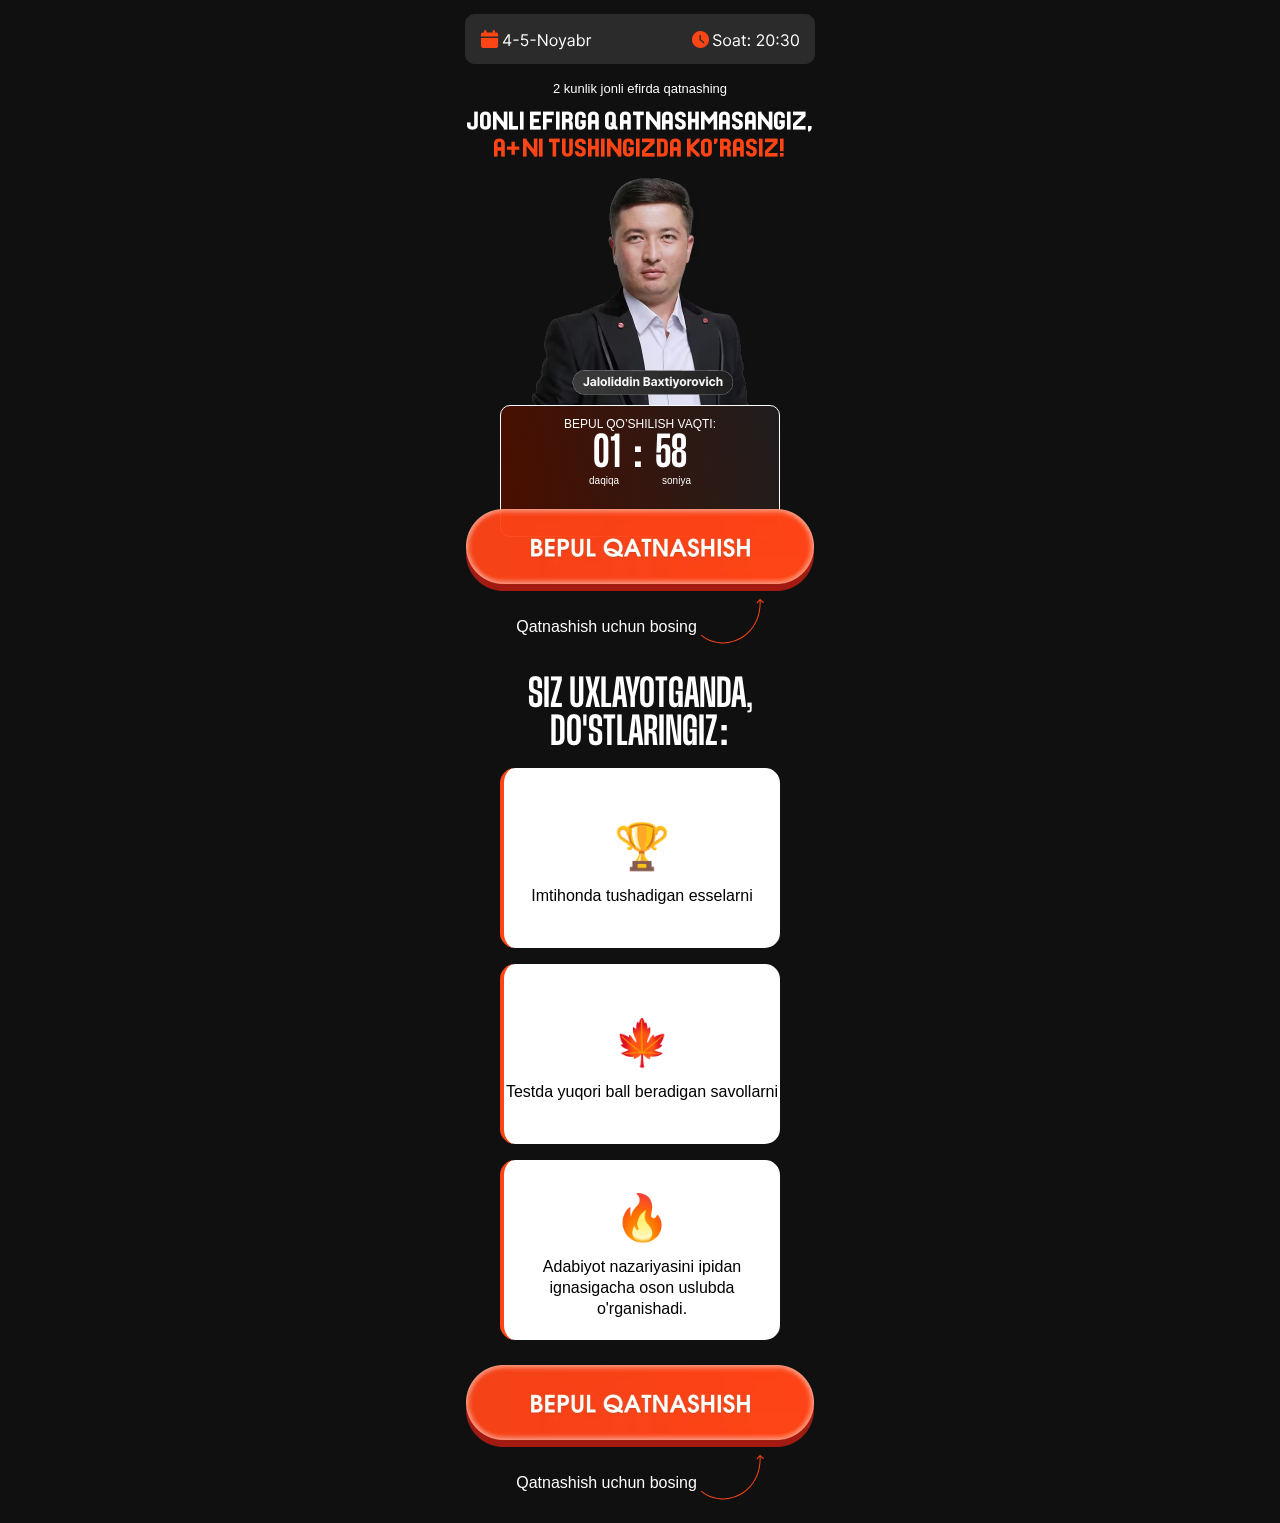
<file: index.html>
<!DOCTYPE html>
<html lang="uz">

<head>
    <meta charset="UTF-8">
    <meta name="viewport" content="width=device-width, initial-scale=1.0">
    <title>Jaloliddin Meliyev</title>
    <style>
   *{margin:0;padding:0;box-sizing:border-box}html, body{overflow-x:hidden}body{background-color:#101010}.hero{padding-top:14px;padding-bottom:23px}.hero__container{max-width:390px;margin:0 auto;padding:0 10px;position:relative;display:flex;align-items:center;justify-items:center;display:flex;flex-direction:column}.hero__content{display:flex;align-items:center;justify-items:center}.hero__eyebrow{font-family:Inter, sans-serif;font-weight:400;font-size:13px;margin-top:17px;color:white;line-height:130%;text-align:center;margin-bottom:9px}.hero__title{font-family:"Green Hill Sans" , sans-serif;font-weight:400;font-size:clamp(17px, 5.2vw, 18px);color:white;line-height:150%;text-align:center;text-transform:uppercase;margin-bottom:16px}.hero__title-accent{color:#FF4515}.hero__name{margin-top:-40px;margin-left:25px}.hero__timer{background:linear-gradient(258.63deg, #1E1E1E -1.77%, #490F00 94.96%);max-width:280px;border-radius:10px;border:0.5px solid #FFFFFF;margin-top:10px;padding:12px 0 50px 0;width:100%;display:flex;align-items:center;justify-content:center;flex-direction:column}.hero__countdown-title{font-family:Inter, sans-serif;color:white;margin-bottom:4px;font-weight:300;font-size:12px;line-height:100%;letter-spacing:2%;text-align:center;text-transform:uppercase}.hero__countdown-number{font-family:Herokid, sans-serif;font-weight:600;font-size:41.56px;line-height:100%;letter-spacing:2%;text-align:center;text-transform:uppercase;color:white;margin-bottom:1px}.hero__countdown-value{display:flex;align-items:center;gap:43px}.hero__countdown{display: flex;gap: 10px;}.hero__countdown-unit{color:white;font-family:Inter, sans-serif;font-weight:300;font-size:10px;line-height:100%;text-align:center}.hero__button{border:none;margin-top:-28px;background-color:transparent}.hero__button img{height:auto;max-width:348px;width:100%}.hero__buttons{border:none;background-color:transparent}.hero__buttons img{height:auto;max-width:348px;width:100%}.hero__hint{display:flex;align-items:center;justify-content:center;gap:4px;margin-top:18px}.hero__hint svg{margin-top:-10px}.hero__hint-text{color:white;font-family:Inter, sans-serif;font-weight:400;font-size:16px;line-height:100%}.hero__benefits{padding-top:32px}.hero__benefits-title{font-family:Herokid, sans-serif;color:white;text-align:center;margin-bottom:16px;font-weight:600;font-size:38px;line-height:100%;letter-spacing:1%;text-transform:uppercase}.hero__benefits-list{display:flex;flex-direction:column;gap:16px;justify-content:center;align-items:center;margin-bottom:25px}.hero__benefits-item{display:flex;background-color:#fff;border-left:4.5px solid #ff4515;border-radius:15px;max-width:280px;width:100%;height:180px;padding:29px 0 21px 0;flex-direction:column;align-items:center;justify-content:center}.hero__benefits-icon{font-family:Inter, sans-serif;font-weight:400;font-size:45px;line-height:130%;text-align:center;margin-bottom:9px}.hero__benefits-text{font-family:Inter, sans-serif;font-weight:400;font-size:16px;line-height:130%;text-align:center}
    </style>
    <!-- Meta Pixel Code -->
<script>
!function(f,b,e,v,n,t,s)
{if(f.fbq)return;n=f.fbq=function(){n.callMethod?
n.callMethod.apply(n,arguments):n.queue.push(arguments)};
if(!f._fbq)f._fbq=n;n.push=n;n.loaded=!0;n.version='2.0';
n.queue=[];t=b.createElement(e);t.async=!0;
t.src=v;s=b.getElementsByTagName(e)[0];
s.parentNode.insertBefore(t,s)}(window, document,'script',
'https://connect.facebook.net/en_US/fbevents.js');
fbq('init', '1134192138998438');
fbq('track', 'PageView');
</script>
<noscript><img height="1" width="1" style="display:none"
src="https://www.facebook.com/tr?id=1134192138998438&ev=PageView&noscript=1"
/></noscript>
<!-- End Meta Pixel Code -->

    <link rel="preload" as="style" href="./css/main.css" onload="this.onload=null;this.rel='stylesheet'">
    <noscript>
        <link rel="stylesheet" href="./css/main.css">
    </noscript>
</head>

<body>

    <section class="hero">
        <div class="hero__container">
            <div class="hero__content">
<svg style="max-width: 350px; width: 100%;" width="350" height="50" viewBox="0 0 350 50" fill="none" xmlns="http://www.w3.org/2000/svg">
<path d="M0 10C0 4.47715 4.47715 0 10 0H340C345.523 0 350 4.47715 350 10V40C350 45.5228 345.523 50 340 50H10C4.47715 50 0 45.5228 0 40V10Z" fill="#2B2B2B"/>
<path d="M21.5 17.2857C21.5 16.5756 20.9528 16 20.2778 16C19.6028 16 19.0556 16.5756 19.0556 17.2857V18.5714H17.8333C16.8208 18.5714 16 19.4349 16 20.5V22.4286H33.1111V20.5C33.1111 19.4349 32.2903 18.5714 31.2778 18.5714H30.0557V17.2857C30.0557 16.5756 29.5085 16 28.8335 16C28.1584 16 27.6112 16.5756 27.6112 17.2857V18.5714H21.5V17.2857ZM33.1111 24.0357H16V32.0714C16 33.1365 16.8208 34 17.8333 34H31.2778C32.2903 34 33.1111 33.1365 33.1111 32.0714V24.0357Z" fill-rule="evenodd" clip-rule="evenodd" fill="#FD4515"/>
<path d="M37.9318 29.6136V28.4545L43.0455 20.3636H43.8864V22.1591H43.3182L39.4545 28.2727V28.3636H46.3409V29.6136H37.9318ZM43.4091 32V29.2614V28.7216V20.3636H44.75V32H43.4091ZM53.4929 25.5568V26.8068H48.402V25.5568H53.4929ZM59.4659 32.1591C58.7992 32.1591 58.1989 32.0265 57.6648 31.7614C57.1307 31.4962 56.7027 31.1326 56.3807 30.6705C56.0587 30.2083 55.8826 29.6818 55.8523 29.0909H57.2159C57.2689 29.6174 57.5076 30.053 57.9318 30.3977C58.3598 30.7386 58.8712 30.9091 59.4659 30.9091C59.9432 30.9091 60.3674 30.7973 60.7386 30.5739C61.1136 30.3504 61.4072 30.0436 61.6193 29.6534C61.8352 29.2595 61.9432 28.8144 61.9432 28.3182C61.9432 27.8106 61.8314 27.358 61.608 26.9602C61.3883 26.5587 61.0852 26.2424 60.6989 26.0114C60.3125 25.7803 59.8712 25.6629 59.375 25.6591C59.0189 25.6553 58.6534 25.7102 58.2784 25.8239C57.9034 25.9337 57.5947 26.0758 57.3523 26.25L56.0341 26.0909L56.7386 20.3636H62.7841V21.6136H57.9205L57.5114 25.0455H57.5795C57.8182 24.8561 58.1174 24.6989 58.4773 24.5739C58.8371 24.4489 59.2121 24.3864 59.6023 24.3864C60.3144 24.3864 60.9489 24.5568 61.5057 24.8977C62.0663 25.2348 62.5057 25.697 62.8239 26.2841C63.1458 26.8712 63.3068 27.5417 63.3068 28.2955C63.3068 29.0379 63.1402 29.7008 62.8068 30.2841C62.4773 30.8636 62.0227 31.322 61.4432 31.6591C60.8636 31.9924 60.2045 32.1591 59.4659 32.1591ZM70.5866 25.5568V26.8068H65.4957V25.5568H70.5866ZM82.3551 20.3636V32H80.9915L74.6506 22.8636H74.5369V32H73.1278V20.3636H74.4915L80.8551 29.5227H80.9688V20.3636H82.3551ZM88.5384 32.1818C87.7505 32.1818 87.0592 31.9943 86.4645 31.6193C85.8736 31.2443 85.4115 30.7197 85.0781 30.0455C84.7486 29.3712 84.5838 28.5833 84.5838 27.6818C84.5838 26.7727 84.7486 25.9792 85.0781 25.3011C85.4115 24.6231 85.8736 24.0966 86.4645 23.7216C87.0592 23.3466 87.7505 23.1591 88.5384 23.1591C89.3262 23.1591 90.0156 23.3466 90.6065 23.7216C91.2012 24.0966 91.6634 24.6231 91.9929 25.3011C92.3262 25.9792 92.4929 26.7727 92.4929 27.6818C92.4929 28.5833 92.3262 29.3712 91.9929 30.0455C91.6634 30.7197 91.2012 31.2443 90.6065 31.6193C90.0156 31.9943 89.3262 32.1818 88.5384 32.1818ZM88.5384 30.9773C89.1368 30.9773 89.6293 30.8239 90.0156 30.517C90.402 30.2102 90.688 29.8068 90.8736 29.3068C91.0592 28.8068 91.152 28.2652 91.152 27.6818C91.152 27.0985 91.0592 26.5549 90.8736 26.0511C90.688 25.5473 90.402 25.1402 90.0156 24.8295C89.6293 24.5189 89.1368 24.3636 88.5384 24.3636C87.9399 24.3636 87.4474 24.5189 87.0611 24.8295C86.6747 25.1402 86.3887 25.5473 86.2031 26.0511C86.0175 26.5549 85.9247 27.0985 85.9247 27.6818C85.9247 28.2652 86.0175 28.8068 86.2031 29.3068C86.3887 29.8068 86.6747 30.2102 87.0611 30.517C87.4474 30.8239 87.9399 30.9773 88.5384 30.9773ZM95.0909 35.2727C94.8636 35.2727 94.661 35.2538 94.483 35.2159C94.3049 35.1818 94.1818 35.1477 94.1136 35.1136L94.4545 33.9318C94.7803 34.0152 95.0682 34.0455 95.3182 34.0227C95.5682 34 95.7898 33.8883 95.983 33.6875C96.1799 33.4905 96.3598 33.1705 96.5227 32.7273L96.7727 32.0455L93.5455 23.2727H95L97.4091 30.2273H97.5L99.9091 23.2727H101.364L97.6591 33.2727C97.4924 33.7235 97.286 34.0966 97.0398 34.392C96.7936 34.6913 96.5076 34.9129 96.1818 35.0568C95.8598 35.2008 95.4962 35.2727 95.0909 35.2727ZM105.436 32.2045C104.883 32.2045 104.381 32.1004 103.93 31.892C103.48 31.6799 103.122 31.375 102.857 30.9773C102.591 30.5758 102.459 30.0909 102.459 29.5227C102.459 29.0227 102.557 28.6174 102.754 28.3068C102.951 27.9924 103.214 27.7462 103.544 27.5682C103.874 27.3902 104.237 27.2576 104.635 27.1705C105.036 27.0795 105.44 27.0076 105.845 26.9545C106.375 26.8864 106.805 26.8352 107.135 26.8011C107.468 26.7633 107.711 26.7008 107.862 26.6136C108.018 26.5265 108.095 26.375 108.095 26.1591V26.1136C108.095 25.553 107.942 25.1174 107.635 24.8068C107.332 24.4962 106.872 24.3409 106.254 24.3409C105.614 24.3409 105.112 24.4811 104.749 24.7614C104.385 25.0417 104.129 25.3409 103.982 25.6591L102.709 25.2045C102.936 24.6742 103.239 24.2614 103.618 23.9659C104 23.6667 104.417 23.4583 104.868 23.3409C105.322 23.2197 105.769 23.1591 106.209 23.1591C106.489 23.1591 106.811 23.1932 107.175 23.2614C107.542 23.3258 107.896 23.4602 108.237 23.6648C108.582 23.8693 108.868 24.178 109.095 24.5909C109.322 25.0038 109.436 25.5568 109.436 26.25V32H108.095V30.8182H108.027C107.936 31.0076 107.785 31.2102 107.572 31.4261C107.36 31.642 107.078 31.8258 106.726 31.9773C106.374 32.1288 105.944 32.2045 105.436 32.2045ZM105.641 31C106.171 31 106.618 30.8958 106.982 30.6875C107.349 30.4792 107.625 30.2102 107.811 29.8807C108 29.5511 108.095 29.2045 108.095 28.8409V27.6136C108.038 27.6818 107.913 27.7443 107.72 27.8011C107.531 27.8542 107.311 27.9015 107.061 27.9432C106.815 27.9811 106.574 28.0152 106.339 28.0455C106.108 28.072 105.921 28.0947 105.777 28.1136C105.429 28.1591 105.103 28.233 104.8 28.3352C104.5 28.4337 104.258 28.5833 104.072 28.7841C103.891 28.9811 103.8 29.25 103.8 29.5909C103.8 30.0568 103.972 30.4091 104.317 30.6477C104.665 30.8826 105.107 31 105.641 31ZM112.065 32V20.3636H113.406V24.6591H113.52C113.618 24.5076 113.755 24.3144 113.929 24.0795C114.107 23.8409 114.361 23.6288 114.69 23.4432C115.024 23.2538 115.474 23.1591 116.043 23.1591C116.777 23.1591 117.425 23.3428 117.986 23.7102C118.546 24.0777 118.984 24.5985 119.298 25.2727C119.613 25.947 119.77 26.7424 119.77 27.6591C119.77 28.5833 119.613 29.3845 119.298 30.0625C118.984 30.7367 118.548 31.2595 117.991 31.6307C117.435 31.9981 116.793 32.1818 116.065 32.1818C115.505 32.1818 115.056 32.089 114.719 31.9034C114.382 31.714 114.122 31.5 113.94 31.2614C113.759 31.0189 113.618 30.8182 113.52 30.6591H113.361V32H112.065ZM113.384 27.6364C113.384 28.2955 113.48 28.8769 113.673 29.3807C113.866 29.8807 114.149 30.2727 114.52 30.5568C114.891 30.8371 115.346 30.9773 115.884 30.9773C116.444 30.9773 116.912 30.8295 117.287 30.5341C117.666 30.2348 117.95 29.8333 118.139 29.3295C118.332 28.822 118.429 28.2576 118.429 27.6364C118.429 27.0227 118.334 26.4697 118.145 25.9773C117.959 25.4811 117.677 25.089 117.298 24.8011C116.923 24.5095 116.452 24.3636 115.884 24.3636C115.338 24.3636 114.88 24.5019 114.509 24.7784C114.137 25.0511 113.857 25.4337 113.668 25.9261C113.478 26.4148 113.384 26.9848 113.384 27.6364ZM121.821 32V23.2727H123.116V24.5909H123.207C123.366 24.1591 123.654 23.8087 124.071 23.5398C124.488 23.2708 124.957 23.1364 125.48 23.1364C125.579 23.1364 125.702 23.1383 125.849 23.142C125.997 23.1458 126.109 23.1515 126.185 23.1591V24.5227C126.139 24.5114 126.035 24.4943 125.872 24.4716C125.713 24.4451 125.545 24.4318 125.366 24.4318C124.942 24.4318 124.563 24.5208 124.23 24.6989C123.901 24.8731 123.639 25.1155 123.446 25.4261C123.257 25.733 123.162 26.0833 123.162 26.4773V32H121.821Z" fill="white"/>
<path d="M235.5 17C233.819 17 232.175 17.4985 230.778 18.4325C229.38 19.3665 228.29 20.694 227.647 22.2472C227.004 23.8004 226.835 25.5094 227.163 27.1583C227.491 28.8071 228.301 30.3217 229.49 31.5104C230.678 32.6992 232.193 33.5087 233.842 33.8367C235.491 34.1646 237.2 33.9963 238.753 33.353C240.306 32.7096 241.634 31.6202 242.567 30.2223C243.501 28.8245 244 27.1811 244 25.5C244 23.2457 243.104 21.0837 241.51 19.4896C239.916 17.8955 237.754 17 235.5 17ZM239.183 29.1975C239.12 29.2667 239.044 29.3228 238.959 29.3625C238.875 29.4021 238.783 29.4246 238.689 29.4285C238.596 29.4325 238.502 29.4179 238.415 29.3855C238.327 29.3531 238.246 29.3037 238.178 29.24L234.636 26.0242C234.569 25.9549 234.517 25.8727 234.483 25.7825C234.449 25.6924 234.433 25.5963 234.438 25.5V21.6042C234.438 21.4163 234.512 21.2361 234.645 21.1033C234.778 20.9705 234.958 20.8958 235.146 20.8958C235.334 20.8958 235.514 20.9705 235.647 21.1033C235.78 21.2361 235.854 21.4163 235.854 21.6042V25.1883L239.134 28.1987C239.272 28.3248 239.356 28.5007 239.365 28.6879C239.374 28.8751 239.309 29.0583 239.183 29.1975Z" fill="#FD4515"/>
<path d="M254.89 23.2727C254.822 22.697 254.545 22.25 254.06 21.9318C253.576 21.6136 252.981 21.4545 252.276 21.4545C251.761 21.4545 251.31 21.5379 250.924 21.7045C250.541 21.8712 250.242 22.1004 250.026 22.392C249.814 22.6837 249.708 23.0152 249.708 23.3864C249.708 23.697 249.782 23.964 249.93 24.1875C250.081 24.4072 250.274 24.5909 250.509 24.7386C250.744 24.8826 250.99 25.0019 251.248 25.0966C251.505 25.1875 251.742 25.2614 251.958 25.3182L253.14 25.6364C253.443 25.7159 253.78 25.8258 254.151 25.9659C254.526 26.1061 254.884 26.2973 255.225 26.5398C255.57 26.7784 255.854 27.0852 256.077 27.4602C256.301 27.8352 256.413 28.2955 256.413 28.8409C256.413 29.4697 256.248 30.0379 255.918 30.5455C255.593 31.053 255.115 31.4564 254.487 31.7557C253.862 32.0549 253.102 32.2045 252.208 32.2045C251.375 32.2045 250.653 32.0701 250.043 31.8011C249.437 31.5322 248.96 31.1572 248.612 30.6761C248.267 30.1951 248.072 29.6364 248.026 29H249.481C249.519 29.4394 249.666 29.803 249.924 30.0909C250.185 30.375 250.515 30.5871 250.913 30.7273C251.314 30.8636 251.746 30.9318 252.208 30.9318C252.746 30.9318 253.229 30.8447 253.657 30.6705C254.085 30.4924 254.424 30.2462 254.674 29.9318C254.924 29.6136 255.049 29.2424 255.049 28.8182C255.049 28.4318 254.941 28.1174 254.725 27.875C254.509 27.6326 254.225 27.4356 253.873 27.2841C253.521 27.1326 253.14 27 252.731 26.8864L251.299 26.4773C250.39 26.2159 249.67 25.8428 249.14 25.358C248.61 24.8731 248.344 24.2386 248.344 23.4545C248.344 22.803 248.521 22.2348 248.873 21.75C249.229 21.2614 249.706 20.8826 250.305 20.6136C250.907 20.3409 251.579 20.2045 252.322 20.2045C253.072 20.2045 253.738 20.339 254.322 20.608C254.905 20.8731 255.367 21.2367 255.708 21.6989C256.053 22.161 256.235 22.6856 256.254 23.2727H254.89ZM262.093 32.1818C261.305 32.1818 260.614 31.9943 260.019 31.6193C259.428 31.2443 258.966 30.7197 258.633 30.0455C258.303 29.3712 258.138 28.5833 258.138 27.6818C258.138 26.7727 258.303 25.9792 258.633 25.3011C258.966 24.6231 259.428 24.0966 260.019 23.7216C260.614 23.3466 261.305 23.1591 262.093 23.1591C262.881 23.1591 263.57 23.3466 264.161 23.7216C264.756 24.0966 265.218 24.6231 265.548 25.3011C265.881 25.9792 266.048 26.7727 266.048 27.6818C266.048 28.5833 265.881 29.3712 265.548 30.0455C265.218 30.7197 264.756 31.2443 264.161 31.6193C263.57 31.9943 262.881 32.1818 262.093 32.1818ZM262.093 30.9773C262.692 30.9773 263.184 30.8239 263.57 30.517C263.957 30.2102 264.243 29.8068 264.428 29.3068C264.614 28.8068 264.707 28.2652 264.707 27.6818C264.707 27.0985 264.614 26.5549 264.428 26.0511C264.243 25.5473 263.957 25.1402 263.57 24.8295C263.184 24.5189 262.692 24.3636 262.093 24.3636C261.495 24.3636 261.002 24.5189 260.616 24.8295C260.229 25.1402 259.943 25.5473 259.758 26.0511C259.572 26.5549 259.479 27.0985 259.479 27.6818C259.479 28.2652 259.572 28.8068 259.758 29.3068C259.943 29.8068 260.229 30.2102 260.616 30.517C261.002 30.8239 261.495 30.9773 262.093 30.9773ZM270.663 32.2045C270.11 32.2045 269.608 32.1004 269.157 31.892C268.706 31.6799 268.348 31.375 268.083 30.9773C267.818 30.5758 267.685 30.0909 267.685 29.5227C267.685 29.0227 267.784 28.6174 267.981 28.3068C268.178 27.9924 268.441 27.7462 268.771 27.5682C269.1 27.3902 269.464 27.2576 269.862 27.1705C270.263 27.0795 270.666 27.0076 271.072 26.9545C271.602 26.8864 272.032 26.8352 272.362 26.8011C272.695 26.7633 272.937 26.7008 273.089 26.6136C273.244 26.5265 273.322 26.375 273.322 26.1591V26.1136C273.322 25.553 273.168 25.1174 272.862 24.8068C272.558 24.4962 272.098 24.3409 271.481 24.3409C270.841 24.3409 270.339 24.4811 269.975 24.7614C269.612 25.0417 269.356 25.3409 269.208 25.6591L267.935 25.2045C268.163 24.6742 268.466 24.2614 268.844 23.9659C269.227 23.6667 269.644 23.4583 270.094 23.3409C270.549 23.2197 270.996 23.1591 271.435 23.1591C271.716 23.1591 272.038 23.1932 272.401 23.2614C272.769 23.3258 273.123 23.4602 273.464 23.6648C273.808 23.8693 274.094 24.178 274.322 24.5909C274.549 25.0038 274.663 25.5568 274.663 26.25V32H273.322V30.8182H273.254C273.163 31.0076 273.011 31.2102 272.799 31.4261C272.587 31.642 272.305 31.8258 271.952 31.9773C271.6 32.1288 271.17 32.2045 270.663 32.2045ZM270.867 31C271.397 31 271.844 30.8958 272.208 30.6875C272.576 30.4792 272.852 30.2102 273.038 29.8807C273.227 29.5511 273.322 29.2045 273.322 28.8409V27.6136C273.265 27.6818 273.14 27.7443 272.947 27.8011C272.757 27.8542 272.538 27.9015 272.288 27.9432C272.041 27.9811 271.801 28.0152 271.566 28.0455C271.335 28.072 271.147 28.0947 271.004 28.1136C270.655 28.1591 270.329 28.233 270.026 28.3352C269.727 28.4337 269.485 28.5833 269.299 28.7841C269.117 28.9811 269.026 29.25 269.026 29.5909C269.026 30.0568 269.199 30.4091 269.543 30.6477C269.892 30.8826 270.333 31 270.867 31ZM280.906 23.2727V24.4091H276.383V23.2727H280.906ZM277.701 21.1818H279.042V29.5C279.042 29.8788 279.097 30.1629 279.207 30.3523C279.32 30.5379 279.464 30.6629 279.638 30.7273C279.817 30.7879 280.004 30.8182 280.201 30.8182C280.349 30.8182 280.47 30.8106 280.565 30.7955C280.659 30.7765 280.735 30.7614 280.792 30.75L281.065 31.9545C280.974 31.9886 280.847 32.0227 280.684 32.0568C280.521 32.0947 280.315 32.1136 280.065 32.1136C279.686 32.1136 279.315 32.0322 278.951 31.8693C278.591 31.7064 278.292 31.4583 278.053 31.125C277.818 30.7917 277.701 30.3712 277.701 29.8636V21.1818ZM283.9 32.0909C283.62 32.0909 283.379 31.9905 283.178 31.7898C282.978 31.589 282.877 31.3485 282.877 31.0682C282.877 30.7879 282.978 30.5473 283.178 30.3466C283.379 30.1458 283.62 30.0455 283.9 30.0455C284.18 30.0455 284.421 30.1458 284.621 30.3466C284.822 30.5473 284.923 30.7879 284.923 31.0682C284.923 31.2538 284.875 31.4242 284.781 31.5795C284.69 31.7348 284.567 31.8598 284.411 31.9545C284.26 32.0455 284.089 32.0909 283.9 32.0909ZM283.9 25.6136C283.62 25.6136 283.379 25.5133 283.178 25.3125C282.978 25.1117 282.877 24.8712 282.877 24.5909C282.877 24.3106 282.978 24.0701 283.178 23.8693C283.379 23.6686 283.62 23.5682 283.9 23.5682C284.18 23.5682 284.421 23.6686 284.621 23.8693C284.822 24.0701 284.923 24.3106 284.923 24.5909C284.923 24.7765 284.875 24.947 284.781 25.1023C284.69 25.2576 284.567 25.3826 284.411 25.4773C284.26 25.5682 284.089 25.6136 283.9 25.6136ZM291.806 32V30.9773L295.647 26.7727C296.098 26.2803 296.469 25.8523 296.761 25.4886C297.052 25.1212 297.268 24.7765 297.408 24.4545C297.552 24.1288 297.624 23.7879 297.624 23.4318C297.624 23.0227 297.526 22.6686 297.329 22.3693C297.136 22.0701 296.871 21.839 296.533 21.6761C296.196 21.5133 295.817 21.4318 295.397 21.4318C294.95 21.4318 294.56 21.5246 294.227 21.7102C293.897 21.892 293.641 22.1477 293.46 22.4773C293.281 22.8068 293.192 23.1932 293.192 23.6364H291.852C291.852 22.9545 292.009 22.3561 292.323 21.8409C292.638 21.3258 293.066 20.9242 293.607 20.6364C294.153 20.3485 294.764 20.2045 295.442 20.2045C296.124 20.2045 296.728 20.3485 297.255 20.6364C297.781 20.9242 298.194 21.3125 298.494 21.8011C298.793 22.2898 298.942 22.8333 298.942 23.4318C298.942 23.8598 298.865 24.2784 298.71 24.6875C298.558 25.0928 298.293 25.5455 297.914 26.0455C297.539 26.5417 297.018 27.1477 296.352 27.8636L293.738 30.6591V30.75H299.147V32H291.806ZM305.289 32.1591C304.433 32.1591 303.704 31.9261 303.102 31.4602C302.499 30.9905 302.039 30.3106 301.721 29.4205C301.403 28.5265 301.244 27.447 301.244 26.1818C301.244 24.9242 301.403 23.8504 301.721 22.9602C302.043 22.0663 302.505 21.3845 303.107 20.9148C303.713 20.4413 304.441 20.2045 305.289 20.2045C306.138 20.2045 306.863 20.4413 307.465 20.9148C308.071 21.3845 308.533 22.0663 308.852 22.9602C309.174 23.8504 309.335 24.9242 309.335 26.1818C309.335 27.447 309.175 28.5265 308.857 29.4205C308.539 30.3106 308.079 30.9905 307.477 31.4602C306.874 31.9261 306.145 32.1591 305.289 32.1591ZM305.289 30.9091C306.138 30.9091 306.797 30.5 307.266 29.6818C307.736 28.8636 307.971 27.697 307.971 26.1818C307.971 25.1742 307.863 24.3163 307.647 23.608C307.435 22.8996 307.128 22.3598 306.727 21.9886C306.329 21.6174 305.85 21.4318 305.289 21.4318C304.448 21.4318 303.791 21.8466 303.317 22.6761C302.844 23.5019 302.607 24.6705 302.607 26.1818C302.607 27.1894 302.713 28.0455 302.925 28.75C303.138 29.4545 303.442 29.9905 303.84 30.358C304.242 30.7254 304.725 30.9091 305.289 30.9091ZM312.494 30.5114C312.213 30.5114 311.973 30.411 311.772 30.2102C311.571 30.0095 311.471 29.7689 311.471 29.4886C311.471 29.2083 311.571 28.9678 311.772 28.767C311.973 28.5663 312.213 28.4659 312.494 28.4659C312.774 28.4659 313.014 28.5663 313.215 28.767C313.416 28.9678 313.516 29.2083 313.516 29.4886C313.516 29.6742 313.469 29.8447 313.374 30C313.283 30.1553 313.16 30.2803 313.005 30.375C312.853 30.4659 312.683 30.5114 312.494 30.5114ZM312.494 24.625C312.213 24.625 311.973 24.5246 311.772 24.3239C311.571 24.1231 311.471 23.8826 311.471 23.6023C311.471 23.322 311.571 23.0814 311.772 22.8807C311.973 22.6799 312.213 22.5795 312.494 22.5795C312.774 22.5795 313.014 22.6799 313.215 22.8807C313.416 23.0814 313.516 23.322 313.516 23.6023C313.516 23.7879 313.469 23.9583 313.374 24.1136C313.283 24.2689 313.16 24.3939 313.005 24.4886C312.853 24.5795 312.683 24.625 312.494 24.625ZM319.832 32.1591C319.082 32.1591 318.413 32.0303 317.826 31.7727C317.243 31.5152 316.779 31.1572 316.434 30.6989C316.093 30.2367 315.907 29.7008 315.877 29.0909H317.309C317.339 29.4659 317.468 29.7898 317.695 30.0625C317.923 30.3314 318.22 30.5398 318.587 30.6875C318.955 30.8352 319.362 30.9091 319.809 30.9091C320.309 30.9091 320.752 30.822 321.138 30.6477C321.525 30.4735 321.828 30.2311 322.048 29.9205C322.267 29.6098 322.377 29.25 322.377 28.8409C322.377 28.4129 322.271 28.036 322.059 27.7102C321.847 27.3807 321.536 27.1231 321.127 26.9375C320.718 26.7519 320.218 26.6591 319.627 26.6591H318.695V25.4091H319.627C320.089 25.4091 320.495 25.3258 320.843 25.1591C321.195 24.9924 321.47 24.7576 321.667 24.4545C321.868 24.1515 321.968 23.7955 321.968 23.3864C321.968 22.9924 321.881 22.6496 321.707 22.358C321.532 22.0663 321.286 21.839 320.968 21.6761C320.654 21.5133 320.282 21.4318 319.854 21.4318C319.453 21.4318 319.074 21.5057 318.718 21.6534C318.366 21.7973 318.078 22.0076 317.854 22.2841C317.631 22.5568 317.51 22.8864 317.491 23.2727H316.127C316.15 22.6629 316.334 22.1288 316.678 21.6705C317.023 21.2083 317.474 20.8485 318.031 20.5909C318.591 20.3333 319.207 20.2045 319.877 20.2045C320.597 20.2045 321.214 20.3504 321.729 20.642C322.245 20.9299 322.64 21.3106 322.917 21.7841C323.193 22.2576 323.332 22.7689 323.332 23.3182C323.332 23.9735 323.159 24.5322 322.815 24.9943C322.474 25.4564 322.01 25.7765 321.423 25.9545V26.0455C322.157 26.1667 322.731 26.4792 323.144 26.983C323.557 27.483 323.763 28.1023 323.763 28.8409C323.763 29.4735 323.591 30.0417 323.246 30.5455C322.906 31.0455 322.44 31.4394 321.849 31.7273C321.258 32.0152 320.585 32.1591 319.832 32.1591ZM329.883 32.1591C329.027 32.1591 328.298 31.9261 327.695 31.4602C327.093 30.9905 326.633 30.3106 326.315 29.4205C325.996 28.5265 325.837 27.447 325.837 26.1818C325.837 24.9242 325.996 23.8504 326.315 22.9602C326.637 22.0663 327.099 21.3845 327.701 20.9148C328.307 20.4413 329.034 20.2045 329.883 20.2045C330.731 20.2045 331.457 20.4413 332.059 20.9148C332.665 21.3845 333.127 22.0663 333.445 22.9602C333.767 23.8504 333.928 24.9242 333.928 26.1818C333.928 27.447 333.769 28.5265 333.451 29.4205C333.133 30.3106 332.673 30.9905 332.07 31.4602C331.468 31.9261 330.739 32.1591 329.883 32.1591ZM329.883 30.9091C330.731 30.9091 331.39 30.5 331.86 29.6818C332.33 28.8636 332.565 27.697 332.565 26.1818C332.565 25.1742 332.457 24.3163 332.241 23.608C332.029 22.8996 331.722 22.3598 331.32 21.9886C330.923 21.6174 330.443 21.4318 329.883 21.4318C329.042 21.4318 328.385 21.8466 327.911 22.6761C327.438 23.5019 327.201 24.6705 327.201 26.1818C327.201 27.1894 327.307 28.0455 327.519 28.75C327.731 29.4545 328.036 29.9905 328.434 30.358C328.835 30.7254 329.318 30.9091 329.883 30.9091Z" fill="white"/>
</svg>

            </div>

            <p class="hero__eyebrow">
                2 kunlik jonli efirda qatnashing</p>
            <h1 class="hero__title">
                Jonli efirga qatnashmasangiz,<br>
                <span class="hero__title-accent">A+ni tushingizda ko&#39;rasiz!</span>
            </h1>

            <img class="hero__speaker" src="./images/speaker.avif" loading="lazy" decoding="async" width="236"
                height="233" alt="imagages">
            <img class="hero__name" src="./images/name.avif" loading="lazy" decoding="async" width="172" height="25"
                alt="name">

            <div class="hero__timer">
                <p class="hero__countdown-title">bepul qo’shilish vaqti:</p>

                <div class="hero__countdown">
                    <span class="hero__countdown-number" id="countdownMinutes">01</span>
                    <span class="hero__countdown-number" aria-hidden="true">:</span>
                    <span class="hero__countdown-number" id="countdownSeconds">00</span>
                </div>

                <div class="hero__countdown-value">
                    <p class="hero__countdown-unit">daqiqa</p>
                    <p class="hero__countdown-unit">soniya</p>
                </div>
            </div>

            <a href="https://t.me/+gkVX1oq5QNtkMDYy" target="_blank" rel="noopener noreferrer" style="display:flex;text-decoration:none" class="hero__button registerBtn">
                <img src="./images/btn.avif" loading="lazy" decoding="async" width="348" height="75" alt="btn">
            </a>

            <div class="hero__hint">
                <p class="hero__hint-text">Qatnashish uchun bosing</p>
                <svg width="63" height="45" viewBox="0 0 63 45" fill="none" xmlns="http://www.w3.org/2000/svg">
                    <path
                        d="M0.179022 36.8403C-0.0327572 36.6631 -0.060779 36.3478 0.116433 36.136C0.293646 35.9242 0.608986 35.8962 0.820765 36.0734L0.499893 36.4568L0.179022 36.8403ZM0.499893 36.4568L0.820765 36.0734C21.477 53.3581 60.5439 39.5703 58.6048 0.524819L59.1042 0.500019L59.6036 0.475218C61.5843 40.3604 21.5283 54.7049 0.179022 36.8403L0.499893 36.4568ZM58.7335 0.164437C58.9189 -0.0402702 59.2351 -0.0559727 59.4398 0.129364L62.7757 3.1496C62.9804 3.33494 62.9961 3.65113 62.8107 3.85584C62.6254 4.06054 62.3092 4.07625 62.1045 3.89091L59.1393 1.20626L56.4546 4.17149C56.2693 4.3762 55.9531 4.3919 55.7484 4.20656C55.5437 4.02123 55.528 3.70504 55.7133 3.50033L58.7335 0.164437Z"
                        fill="#FF4515" />
                </svg>
            </div>

            <div class="hero__benefits">
                <h2 class="hero__benefits-title">Siz uxlayotganda, do&#39;stlaringiz:</h2>

                <ul class="hero__benefits-list">
                    <li class="hero__benefits-item">
                        <span class="hero__benefits-icon">🏆</span>
                        <p class="hero__benefits-text">Imtihonda tushadigan esselarni</p>
                    </li>
                    <li class="hero__benefits-item">
                        <span class="hero__benefits-icon">🍁</span>
                        <p class="hero__benefits-text">Testda yuqori ball beradigan savollarni</p>
                    </li>
                    <li class="hero__benefits-item">
                        <span class="hero__benefits-icon">🔥</span>
                        <p class="hero__benefits-text">Adabiyot nazariyasini ipidan ignasigacha oson uslubda o&#39;rganishadi.</p>
                    </li>
                </ul>

                <a href="https://t.me/+gkVX1oq5QNtkMDYy" target="_blank" rel="noopener noreferrer" style="display:flex;text-decoration:none;align-items: center; justify-content: center;" class="hero__buttons registerBtn">
                    <img src="./images/btn.avif" loading="lazy" decoding="async" width="348" height="75" alt="btn">
                </a>

                <div class="hero__hint">
                    <p class="hero__hint-text">Qatnashish uchun bosing</p>
                    <svg width="63" height="45" viewBox="0 0 63 45" fill="none" xmlns="http://www.w3.org/2000/svg">
                        <path
                            d="M0.179022 36.8403C-0.0327572 36.6631 -0.060779 36.3478 0.116433 36.136C0.293646 35.9242 0.608986 35.8962 0.820765 36.0734L0.499893 36.4568L0.179022 36.8403ZM0.499893 36.4568L0.820765 36.0734C21.477 53.3581 60.5439 39.5703 58.6048 0.524819L59.1042 0.500019L59.6036 0.475218C61.5843 40.3604 21.5283 54.7049 0.179022 36.8403L0.499893 36.4568ZM58.7335 0.164437C58.9189 -0.0402702 59.2351 -0.0559727 59.4398 0.129364L62.7757 3.1496C62.9804 3.33494 62.9961 3.65113 62.8107 3.85584C62.6254 4.06054 62.3092 4.07625 62.1045 3.89091L59.1393 1.20626L56.4546 4.17149C56.2693 4.3762 55.9531 4.3919 55.7484 4.20656C55.5437 4.02123 55.528 3.70504 55.7133 3.50033L58.7335 0.164437Z"
                            fill="#FF4515" />
                    </svg>
                </div>
            </div>
        </div>
    </section>
    <!-- Modal -->
    <!-- Registration form temporarily disabled.
<div id="registrationModal" class="homeModal registration-modal" style="display: none">
        <div class="homeModalOverlay registration-modal__overlay"></div>
        <div class="homeFormContainer registration-modal__container">
            <button class="closeButton registration-modal__close" id="closeModalBtn">
                <svg xmlns="http://www.w3.org/2000/svg" width="16" height="16" viewBox="0 0 12 12" fill="none">
                    <path d="M1 11L11 1M1 1.00001L11 11" stroke="currentColor" stroke-width="1.5"
                        stroke-linecap="round" />
                </svg>
            </button>
            <div class="homeFormTop registration-modal__header">
                <h1 class="homeFormTopTitle registration-modal__title">
                    Ro'yxatdan o'tish uchun ma'lumotlaringizni kiriting!
                </h1>
            </div>
            <form id="registrationForm" class="registration-form" name="contact-form">
                
                <div class="HomeFormRow registration-form__row">
                    <label class="HomeFormRowLabel registration-form__label" for="name">Ismingiz:</label>
                    <input class="HomeFormRowInput registration-form__input" type="text" id="name" name="name"
                        placeholder="Ismingizni kiriting" autocomplete="name" />
                    <p class="homeFormErrorText registration-form__error" id="nameError" style="display: none">
                        ❌ Ismingizni kiriting!
                    </p>
                </div>

                
                <div class="HomeFormRow registration-form__row">
                    <label class="HomeFormRowLabel registration-form__label" for="phone">Telefon raqamingiz:</label>

                    <div class="phone-input-container registration-form__phone">
                        
                        <button type="button" class="selected-country registration-form__country-button"
                            id="selectedCountry">
                            <span class="selected-flag registration-form__country-flag"
                                id="selectedCountryFlag">🇺🇿</span>

                            <svg id="dropdownIcon" xmlns="http://www.w3.org/2000/svg" width="16" height="16"
                                viewBox="0 0 24 24" fill="none" stroke="currentColor" stroke-width="2"
                                stroke-linecap="round" stroke-linejoin="round">
                                <polyline points="6 9 12 15 18 9"></polyline>
                            </svg>
                            <span class="selected-code registration-form__country-code"
                                id="selectedCountryCodeText">+998</span>
                        </button>

                        
                        <div class="country-dropdown registration-form__country-dropdown" id="countryDropdown"
                            style="display:none"></div>

                        
                        <div class="phone-field registration-form__phone-field">
                            <input
                                class="HomeFormRowInput phone-input registration-form__input registration-form__input--phone"
                                type="tel" id="phone" name="phone" inputmode="numeric" placeholder="00 0000 00 00"
                                autocomplete="tel"
                                style="border: none; background-color: transparent;padding-left: 5px;" />
                        </div>
                    </div>

                    <p class="homeFormErrorText registration-form__error" id="phoneError" style="display:none">
                        ❌ Telefon raqam mos emas!
                    </p>
                </div>


                <button type="submit" class="HomeFormBtn registration-form__submit" id="submitBtn">
                    DAVOM ETISH
                </button>
            </form>

        </div>
    </div>

    End registration form. -->

    <script defer src="/js/phoneFormatter.js"></script>
    <script defer src="/js/app.js"></script>
    <script defer>(function(){document.querySelectorAll(".registerBtn").forEach(function(b){b.addEventListener("click",function(e){e.preventDefault();if(typeof fbq==="function")fbq("track","Purchase",{value:100000,currency:"UZS"});setTimeout(function(){window.location.href=b.href},300)})})})();</script>
    <script defer>
     (()=>{const t=document.getElementById("countdownMinutes"),n=document.getElementById("countdownSeconds");if(!t||!n)return;let e=119;const o=()=>{const o=Math.floor(e/60),d=e%60;t.textContent=String(o).padStart(2,"0"),n.textContent=String(d).padStart(2,"0")};o(),window.setInterval(()=>{0!==e&&(e-=1,o())},1e3)})();
    </script>
</body>

</html>
</file>
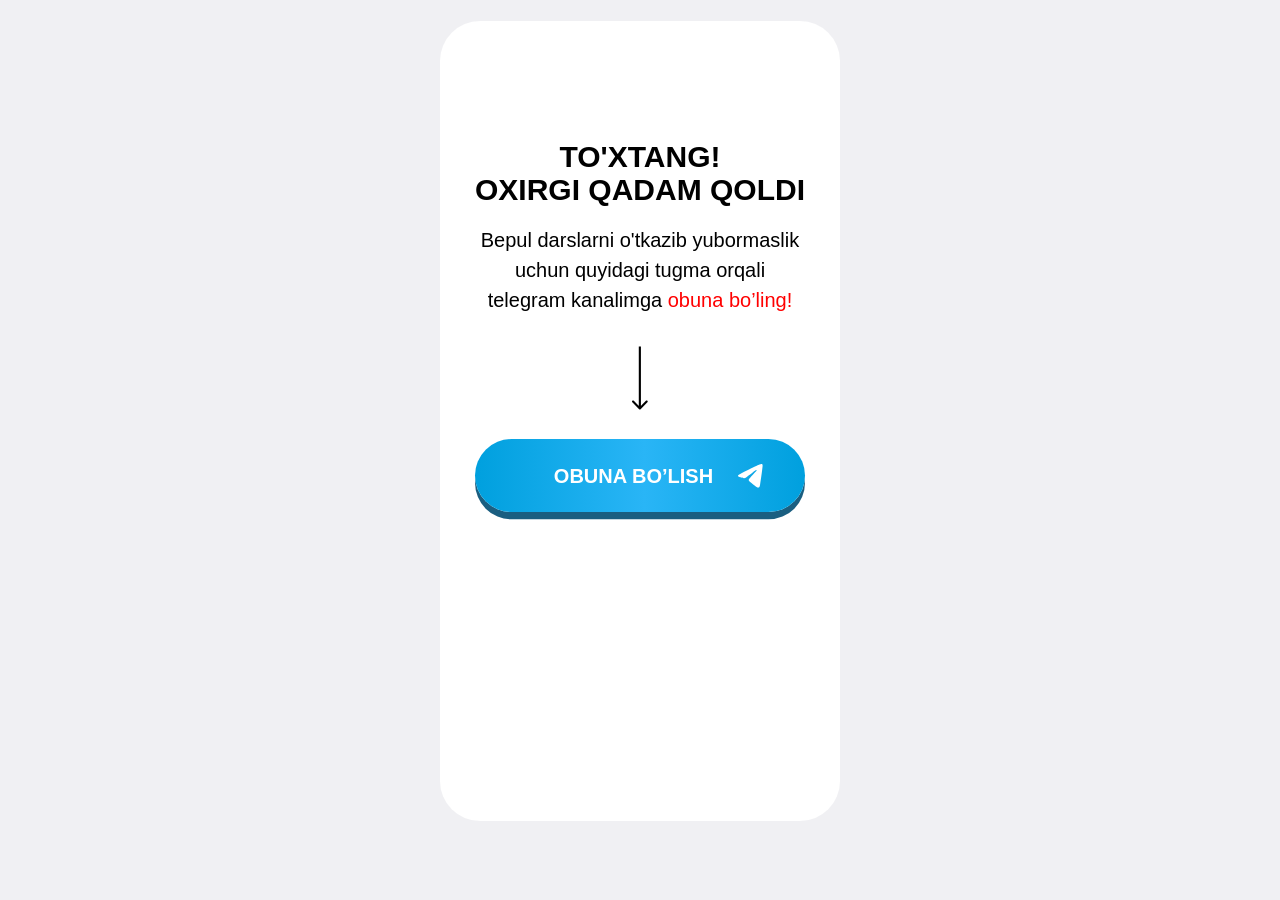
<file: thankYou.html>
<!DOCTYPE html>
<html lang="uz">

<head>
  <meta charset="UTF-8" />
  <meta name="viewport" content="width=device-width, initial-scale=1.0" />
  <title>Raxmat</title>
  <style>
    * { margin: 0; padding: 0; box-sizing: border-box; } body { padding-top: 21px; background-color: #F0F0F3; } .container { max-width: 400px; width: 100%; margin-left: auto; margin-right: auto; padding-left: 10px; padding-right: 10px; min-height: 800px; display: flex; background-color: white; padding-top: 119px; border-radius: 40px; align-items: center; flex-direction: column; } .title { font-family: Gilroy, sans-serif; font-weight: 700; font-size: clamp(27px, 6vw, 30px); line-height: 110%; text-align: center; margin-bottom: 19px; } .title>span { color: #BC9D71; } .description { font-family: Gilroy, sans-serif; font-weight: 500; font-size: clamp(18px, 5vw, 20px); line-height: 150%; text-align: center; margin-bottom: 28px; span { color: #FF0000; } } .arrow { margin-bottom: 26px; } .button-sub { font-family: Gilroy, sans-serif; box-shadow: 0px 7.37px 0px 0px #1A5E80; padding: 25px 0 24px 0; background: linear-gradient(90deg, #00A0DE 0%, #29B5F6 51.44%, #00A0DE 100%); border: none; border-radius: 69px; font-weight: 800; font-size: 20px; display: flex; align-items: center; gap: 25px; line-height: 100%; text-align: center; text-transform: uppercase; color: white; text-decoration: none; max-width: 330px; display: flex; align-items: center; justify-content: center; width: 100%; }
  </style>

</head>

<body>
  <div class="container">

    <div class="title">TO'XTANG! <br> OXIRGI QADAM QOLDI</div>
    <p class="description">
      Bepul darslarni o'tkazib yubormaslik <br> uchun quyidagi tugma orqali <br> telegram kanalimga  <span>obuna
        bo’ling!</span>
    </p>
    <img src="images/strelka.svg" alt="arrow" class="arrow" loading="lazy" height="70" width="16" loading="lazy"
      decoding="async" />
    <a href="https://t.me/+lEGvU9gE28s3ZmZi" class="button-sub">OBUNA BO’LISH
      <img src="./images/tg.svg" alt="telegram" style="margin-right: -37px;display: flex;" loading="lazy"
        decoding="async">
    </a>
  </div>
  <script defer src="./js/thankYou.js"></script>
</body>

</html>
</file>
<file: css/main.css>
@font-face {
    font-family: "Green Hill Sans";
    src: url(../font/GreenHillSans-Regular\ v1.01.woff2);
    font-display: swap;
    font-weight: 400;
}

@font-face {
    font-family: Herokid;
    src: url(../font/Herokid-SemiBoldCondensed\ \(1\).woff2);
    font-display: swap;
    font-weight: 600;
}

.homeModal,
.homeModalOverlay {
    position: fixed;
    top: 0;
    height: 100vh;
    width: 100%;
    left: 0;
}

.homeModal {
    z-index: 30;
    justify-content: center;
    align-items: center;
    display: flex;
}

.homeModalOverlay {
    background-color: rgba(0, 0, 0, 0.3);
    backdrop-filter: blur(5px);
}

.homeFormContainer {
    position: relative;
    z-index: 30;
    background-color: #fff;
    color: #000;
    border-radius: 8px;
    padding: 20px 40px 40px;
    width: 100%;
    max-width: 520px;
    box-shadow: 0 4px 12px rgba(0, 0, 0, 0.1);
    margin: 0 20px;
    position: fixed;
    top: 50%;
    left: 50%;
    transform: translate(-50%, -50%);
}

.homeFormTop {
    display: flex;
    justify-content: space-between;
}

.homeFormTopTitle {
    font-family: Inter, sans-serif;
    font-size: clamp(21px, 6.6vw, 24px);
    margin: 0 0 20px;
    color: #000;
    font-weight: 600;
    text-align: center;
    margin-left: auto;
    margin-right: auto;
}

.closeButton {
    background: 0 0;
    border: none;
    cursor: pointer;
    padding: 4px;
    justify-content: center;
    align-items: center;
    display: flex;
    position: absolute;
    top: 20px;
    right: 20px;
    color: #000;
}

.homeFormErrorText {
    color: #e53e3e;
    margin-bottom: 12px;
    font-size: 14px;
    font-family: system-ui, -apple-system, BlinkMacSystemFont, "Segoe UI", sans-serif;
    padding-top: 5px;
    padding-bottom: 5px;
}

.HomeFormRowInput,
.HomeFormRowLabel {
    font-family: system-ui, -apple-system, BlinkMacSystemFont, "Segoe UI", sans-serif;
    font-size: 18px;
}

.HomeFormRow {
    margin-bottom: 20px;
}

.HomeFormRowLabel {
    display: block;
    margin-bottom: 6px;
    color: #000;
}

.HomeFormRowInput {
    width: 100%;
    padding: 10px 16px;
    border: 1px solid #c9c9c9;
    min-height: 48px;
    background-color: #f3f7f8;
    border-radius: 6px;
    font-weight: 400;
    outline: 0;
    height: 50px;
    transition: border-color 0.2s;
}

.HomeFormRowInput:focus {
    border-color: #FF4135;
}

.HomeFormRowInput::placeholder {
    color: #aaa;
}

.HomeFormBtn {
    font-family: sans-serif;
    height: 60px;
    width: 100%;
    cursor: pointer;
    border-radius: 10px;
    transition: 0.3s;
    font-weight: 700;
    background: linear-gradient(90deg, #FF4135 0%, #D3291F 100%);
    font-size: 28px;
    box-shadow: 0px 7px 0px 0px #A61911, 0px 4.18px 4.18px 0px #FFFFFF40 inset, 0px -4.18px 4.18px 0px #FFFFFF40 inset, -4.18px 0px 4.18px 0px #FFFFFF40 inset, 4.18px 0px 4.18px 0px #FFFFFF40 inset;
    color: white;
    text-transform: uppercase;
    border: none;
    position: relative;
    display: flex;
    align-items: center;
    justify-content: center;
}

.phone-input-container {
    display: flex;
    align-items: center;
    position: relative;
    border: 1px solid #c9c9c9;
    background-color: transparent;
    border-radius: 6px;
}

.phone-input-container:focus {
    border-color: #e71f1f;
}

.selected-code {
    display: flex;
    color: #000;
    margin-left: 10px;
}

.country-selector {
    position: relative;
    margin-right: 10px;
}

.selected-country {
    display: flex;
    align-items: center;
    padding: 10px;
    padding-right: 0;
    border-radius: 6px;
    cursor: pointer;
    min-height: 50px;
    font-family: sans-serif !important;
    font-size: 18px;
    font-weight: 400 !important;
    min-width: max-content;
    border: none;
    background-color: transparent;
}

.country-dropdown {
    position: absolute;
    top: 110%;
    left: 0;
    width: 100%;
    background-color: #fff;
    border: 1px solid #c9c9c9;
    border-radius: 6px;
    box-shadow: 0 4px 12px rgba(0, 0, 0, 0.1);
    z-index: 40;
    max-height: 200px;
    overflow-y: auto;
    font-family: sans-serif !important;
    font-weight: 400 !important;
}

.country-option {
    display: flex;
    justify-content: space-between;
    align-items: center;
    padding: 10px;
    cursor: pointer;
    font-family: sans-serif;
    font-weight: 400 !important;
}

.country-option:hover {
    background-color: #f3f7f8;
}

.country-option.selected {
    background-color: #e6f0fa;
}

@media screen and (max-width: 768px) {
    .homeFormContainer {
        max-width: 100%;
        padding: 80px 20px 20px;
        margin: 0;
        border-radius: 6px;
        height: 100vh;
    }

    .homeFormTopTitle {
        text-align: center;
        max-width: 408px;
        margin-left: auto;
        margin-right: auto;
        font-weight: 700;
        margin-bottom: 15px;
    }

    .homeFormTop {
        flex-direction: column;
        align-items: flex-start;
    }

    .closeButton {
        width: 100%;
        height: 50px;
        background-color: #000;
        color: #fff;
        padding-right: 20px;
        top: 0;
        left: 0;
        justify-content: end;
    }

    .homeFormErrorText {
        font-size: 12px;
        margin-bottom: 8px;
    }

    .HomeFormRowLabel {
        margin-bottom: 6px;
    }

    .HomeFormRowInput {
        padding: 0 12px;
        min-height: 40px;
        background-color: transparent;
    }

    .HomeFormRowInput::placeholder {
        color: #a3a3a3;
    }

    .HomeFormBtn {
        font-size: 18px;
        font-weight: 700;
        margin-top: 24px;
    }
}

@media screen and (max-width: 480px) {
    .homeFormContainer {
        max-width: 100%;
        padding: 80px 20px 20px;
        margin: 0;
        border-radius: 6px;
        height: 100vh;
    }

    .homeFormTopTitle {
        text-align: center;
        margin: 0 auto 15px;
    }

    .homeFormErrorText {
        font-size: 12px;
        margin-bottom: 8px;
    }

    .HomeFormRowLabel {
        margin-bottom: 6px;
    }

    .HomeFormRowInput {
        padding: 0 12px;
        min-height: 40px;
        background-color: transparent;
        border-radius: 10px;
    }

    .HomeFormRowInput::placeholder {
        color: #a3a3a3;
    }

    .HomeFormBtn {
        font-size: 16px;
        padding: 10px 0;
        margin-top: 24px;
        height: 50px;
    }
}
</file>
